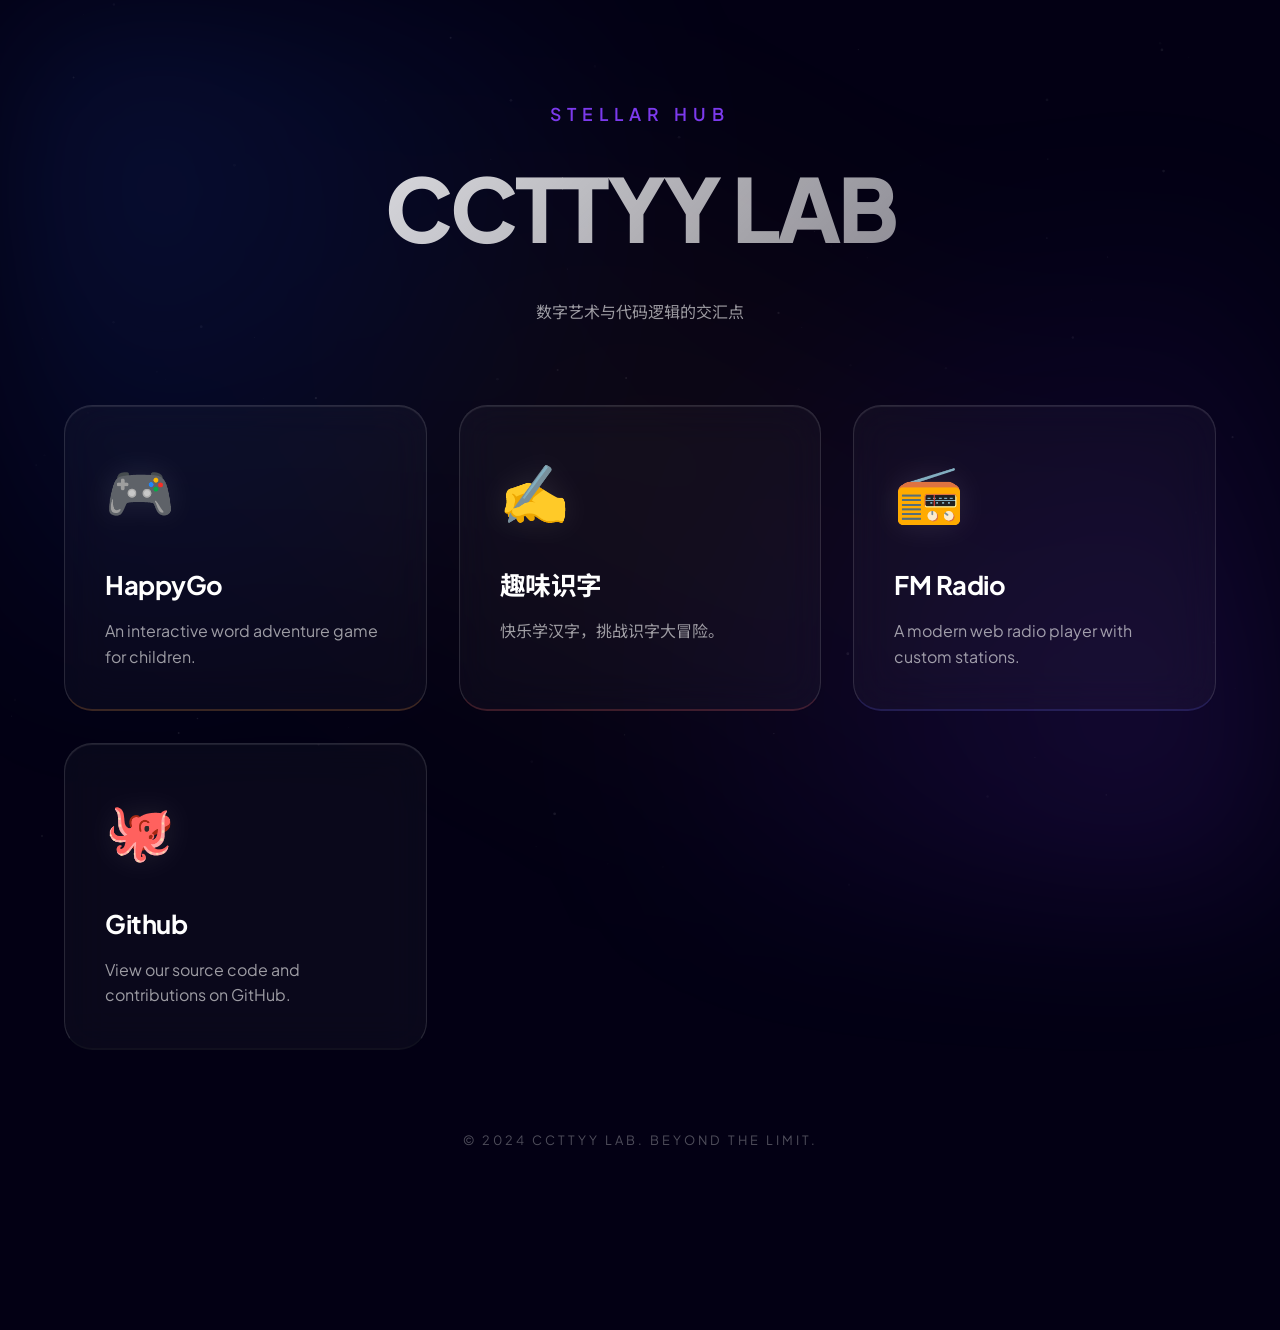
<file: index.html>
<!DOCTYPE html>
<html lang="zh-CN">

<head>
  <meta charset="UTF-8">
  <meta name="viewport" content="width=device-width, initial-scale=1.0">
  <title>CcttyyLab - 梦幻代码星系</title>
  <link rel="preconnect" href="https://fonts.googleapis.com">
  <link rel="preconnect" href="https://fonts.gstatic.com" crossorigin>
  <link
    href="https://fonts.googleapis.com/css2?family=Plus+Jakarta+Sans:wght@300;400;600;800&family=Noto+Sans+SC:wght@300;400;700&display=swap"
    rel="stylesheet">
  <style>
    :root {
      /* 融合蓝、紫、橙的流光色彩 */
      --c-blue: #2563eb;
      --c-purple: #7c3aed;
      --c-orange: #f59e0b;
      --text-main: #ffffff;
      --text-dim: rgba(255, 255, 255, 0.6);
      --glass-bg: rgba(255, 255, 255, 0.03);
      --glass-border: rgba(255, 255, 255, 0.12);
    }

    * {
      box-sizing: border-box;
      margin: 0;
      padding: 0;
    }

    body {
      background-color: #030014;
      color: var(--text-main);
      font-family: 'Plus Jakarta Sans', 'Noto Sans SC', sans-serif;
      overflow-x: hidden;
      line-height: 1.6;
      min-height: 100vh;
    }

    /* 梦幻流光背景 */
    .gradient-bg {
      position: fixed;
      top: 0;
      left: 0;
      width: 100%;
      height: 100%;
      z-index: -1;
      background: radial-gradient(circle at 10% 20%, rgba(37, 99, 235, 0.15) 0%, transparent 40%),
        radial-gradient(circle at 90% 80%, rgba(124, 58, 237, 0.15) 0%, transparent 40%),
        radial-gradient(circle at 50% 50%, rgba(245, 158, 11, 0.05) 0%, transparent 50%);
      filter: blur(80px);
      animation: drift 20s infinite alternate ease-in-out;
    }

    @keyframes drift {
      from {
        transform: scale(1) translate(0, 0);
      }

      to {
        transform: scale(1.1) translate(-2%, -2%);
      }
    }

    /* 动态网格点 */
    #bg-canvas {
      position: fixed;
      top: 0;
      left: 0;
      width: 100%;
      height: 100%;
      z-index: -1;
      opacity: 0.3;
    }

    .container {
      max-width: 1200px;
      margin: 0 auto;
      padding: 100px 24px;
    }

    header {
      text-align: center;
      margin-bottom: 80px;
      animation: fadeIn 1.2s ease-out;
    }

    h1 {
      font-size: clamp(3rem, 10vw, 5.5rem);
      font-weight: 800;
      letter-spacing: -3px;
      margin-bottom: 20px;
      background: linear-gradient(135deg, #fff 0%, rgba(255, 255, 255, 0.4) 100%);
      -webkit-background-clip: text;
      background-clip: text;
      -webkit-text-fill-color: transparent;
    }

    .subtitle {
      font-size: 1.1rem;
      color: var(--c-purple);
      font-weight: 600;
      letter-spacing: 6px;
      text-transform: uppercase;
      margin-bottom: 10px;
    }

    /* 玻璃拟态网格 */
    .project-grid {
      display: grid;
      grid-template-columns: repeat(auto-fit, minmax(280px, 1fr));
      gap: 32px;
      perspective: 1000px;
    }

    .project-card {
      position: relative;
      background: var(--glass-bg);
      border: 1px solid var(--glass-border);
      border-radius: 28px;
      padding: 40px;
      text-decoration: none;
      color: inherit;
      backdrop-filter: blur(20px);
      -webkit-backdrop-filter: blur(20px);
      transition: all 0.6s cubic-bezier(0.16, 1, 0.3, 1);
      display: flex;
      flex-direction: column;
      min-height: 280px;
      /* 细腻的反光边缘 */
      box-shadow: inset 0 1px 1px rgba(255, 255, 255, 0.1);
    }

    /* 浮空上浮反馈 */
    .project-card:hover {
      transform: translateY(-20px) scale(1.03);
      background: rgba(255, 255, 255, 0.05);
      border-color: rgba(255, 255, 255, 0.25);
      /* 深远投影 */
      box-shadow: 0 40px 80px rgba(0, 0, 0, 0.5),
        inset 0 1px 1px rgba(255, 255, 255, 0.2);
    }

    .card-icon {
      font-size: 3.5rem;
      margin-bottom: 30px;
      filter: drop-shadow(0 0 15px rgba(255, 255, 255, 0.1));
      transition: transform 0.6s cubic-bezier(0.16, 1, 0.3, 1);
    }

    .project-card:hover .card-icon {
      transform: scale(1.1) translateY(-5px);
    }

    .card-title {
      font-size: 1.6rem;
      font-weight: 700;
      margin-bottom: 12px;
      letter-spacing: -0.5px;
    }

    .card-desc {
      font-size: 1rem;
      color: var(--text-dim);
      line-height: 1.6;
    }

    /* 每一个卡片的个性化发光 */
    .project-card::after {
      content: '';
      position: absolute;
      inset: 0;
      border-radius: 28px;
      opacity: 0;
      transition: opacity 0.6s;
      pointer-events: none;
      background: radial-gradient(circle at var(--px) var(--py), rgba(255, 255, 255, 0.15) 0%, transparent 50%);
    }

    .project-card:hover::after {
      opacity: 1;
    }

    @keyframes fadeIn {
      from {
        opacity: 0;
        transform: translateY(30px);
      }

      to {
        opacity: 1;
        transform: translateY(0);
      }
    }

    @media (max-width: 640px) {
      .container {
        padding: 60px 20px;
      }

      h1 {
        font-size: 3.5rem;
      }

      .project-card {
        padding: 32px;
        min-height: 240px;
      }
    }

    footer {
      text-align: center;
      padding: 80px 0;
      color: var(--text-dim);
      font-size: 0.8rem;
      letter-spacing: 3px;
      opacity: 0.5;
    }
  </style>
</head>

<body>

  <div class="gradient-bg"></div>
  <canvas id="bg-canvas"></canvas>

  <div class="container">
    <header>
      <div class="subtitle">STELLAR HUB</div>
      <h1>CCTTYY LAB</h1>
      <p id="hero-subtitle" style="color: var(--text-dim); max-width: 600px; margin: 0 auto;">数字艺术与代码逻辑的交汇点</p>
    </header>

    <div id="project-grid" class="project-grid">
      <!-- JS 注入 -->
    </div>

    <footer>&copy; 2024 CCTTYY LAB. BEYOND THE LIMIT.</footer>
  </div>

  <script>
    const grid = document.getElementById('project-grid');

    async function init() {
      try {
        const res = await fetch('https://ccttyylab.github.io/projects.json');
        const data = await res.json();

        data.projects.forEach((proj, i) => {
          const card = document.createElement('a');
          card.href = proj.url;
          card.className = 'project-card';

          // 每一个卡片的个性化边框色（光晕暗示）
          const accentColor = proj.planetColor || '#7c3aed';
          card.style.borderBottom = `2px solid ${accentColor}33`; // 20% opacity

          card.innerHTML = `
                        <div class="card-icon">${proj.icon}</div>
                        <div class="card-body">
                            <div class="card-title">${proj.name}</div>
                            <div class="card-desc">${proj.desc}</div>
                        </div>
                    `;

          // 鼠标跟随发光逻辑
          card.addEventListener('mousemove', (e) => {
            const rect = card.getBoundingClientRect();
            card.style.setProperty('--px', `${e.clientX - rect.left}px`);
            card.style.setProperty('--py', `${e.clientY - rect.top}px`);
          });

          grid.appendChild(card);
        });
      } catch (e) { console.error(e); }
    }

    // 星空粒子背景
    const canvas = document.getElementById('bg-canvas');
    const ctx = canvas.getContext('2d');
    let w, h, particles = [];

    function resize() {
      w = canvas.width = window.innerWidth;
      h = canvas.height = window.innerHeight;
    }

    class Particle {
      constructor() {
        this.x = Math.random() * w;
        this.y = Math.random() * h;
        this.s = Math.random() * 1.5;
        this.o = Math.random();
      }
      draw() {
        ctx.fillStyle = `rgba(255,255,255,${this.o * 0.3})`;
        ctx.beginPath();
        ctx.arc(this.x, this.y, this.s, 0, Math.PI * 2);
        ctx.fill();
      }
    }

    function animate() {
      ctx.clearRect(0, 0, w, h);
      particles.forEach(p => p.draw());
      requestAnimationFrame(animate);
    }

    window.addEventListener('resize', resize);
    resize();
    for (let i = 0; i < 150; i++) particles.push(new Particle());
    init();
    animate();
  </script>
</body>

</html>
</file>
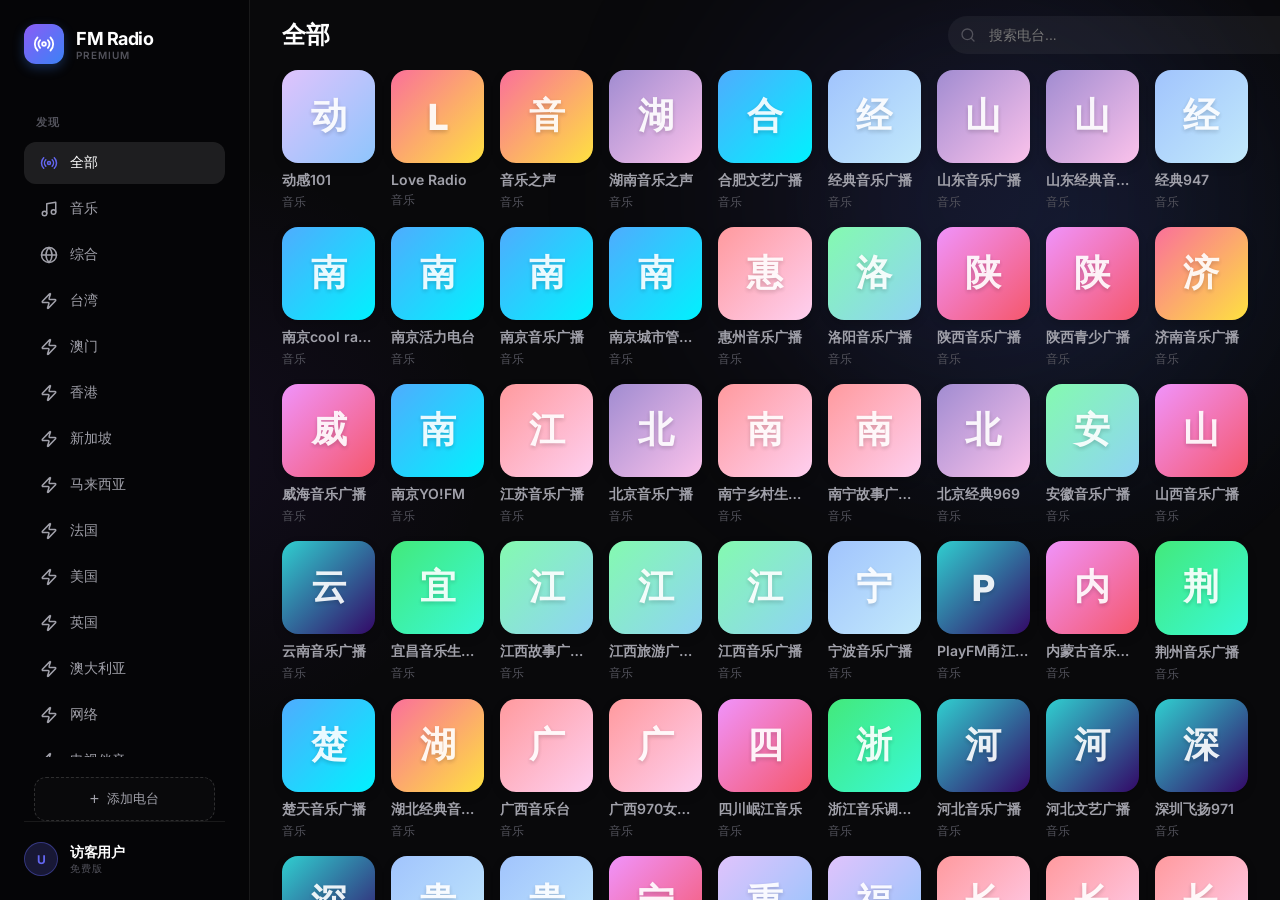
<file: fm/index.html>
<!doctype html>
<html lang="en">
  <head>
    <meta charset="UTF-8" />
    <link rel="icon" type="image/png" href="/fm/icon.png" />
    <meta name="viewport" content="width=device-width, initial-scale=1.0" />
    <title>fm-radio</title>
    <script type="module" crossorigin src="/fm/assets/index-CobimCYQ.js"></script>
    <link rel="stylesheet" crossorigin href="/fm/assets/index-BZJ7WxEp.css">
  </head>

  <body>
    <div id="root"></div>
  </body>
</html>
</file>
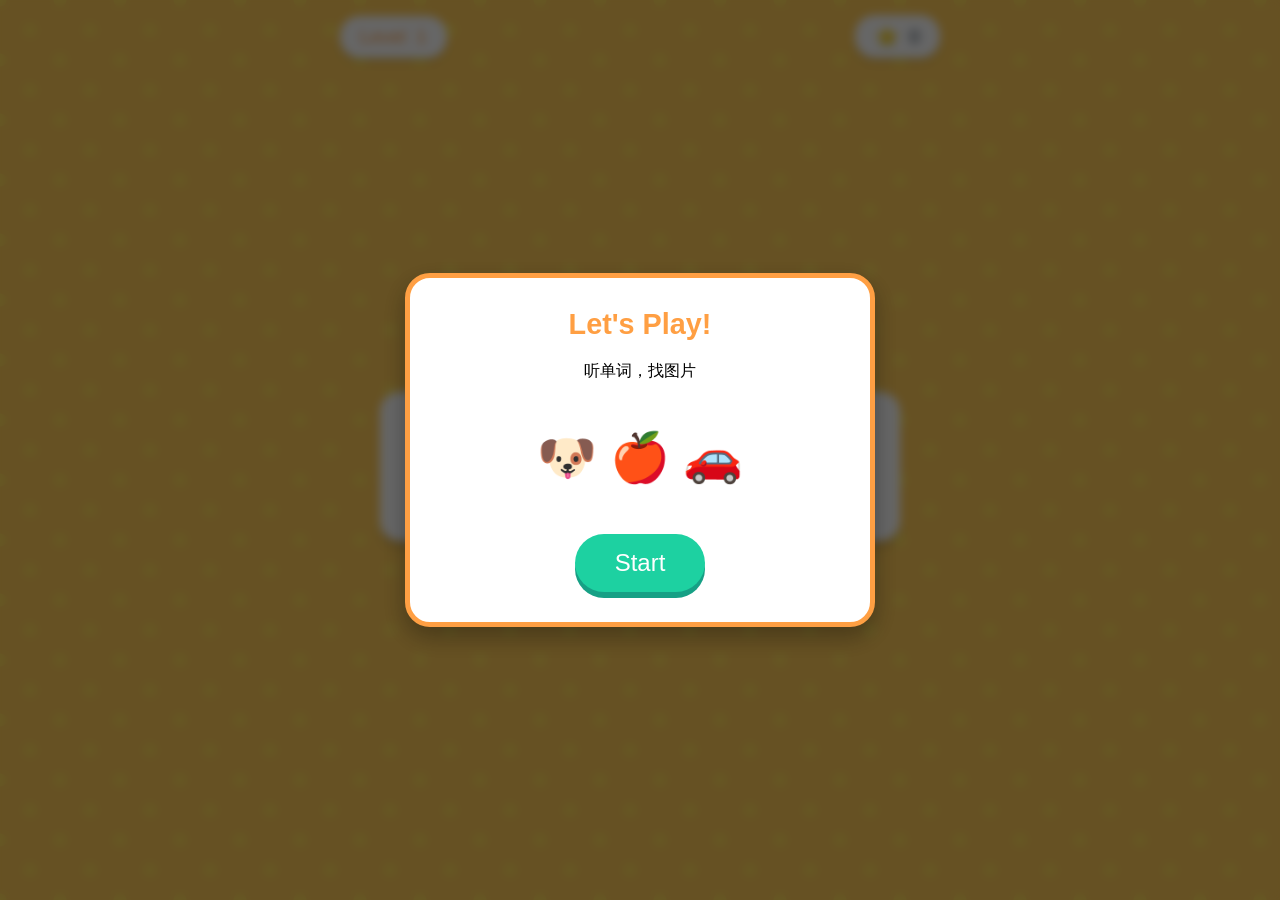
<file: happygo/word-adventure.html>
<!doctype html><html lang="zh-CN"><head><meta charset="UTF-8"><meta name="viewport" content="width=device-width,initial-scale=1,maximum-scale=1,user-scalable=no"><title>快乐单词大冒险 - 少儿英语启蒙</title><style>:root{--primary-color:#FF9F43;--secondary-color:#54a0ff;--success-color:#1dd1a1;--error-color:#ff6b6b;--text-color:#2c3e50;--card-bg:#ffffff;--gemini-purple:#8e44ad}body{font-family:'Comic Sans MS','Microsoft YaHei',cursive,sans-serif;margin:0;padding:0;background-color:#feca57;background-image:radial-gradient(#ffdd59 15%,transparent 16%),radial-gradient(#ffdd59 15%,transparent 16%);background-size:60px 60px;background-position:0 0,30px 30px;height:100vh;display:flex;flex-direction:column;align-items:center;overflow:hidden;user-select:none}#header{width:90%;max-width:600px;display:flex;justify-content:space-between;align-items:center;padding:15px 0;z-index:10}.score-box{background:#fff;padding:10px 20px;border-radius:20px;box-shadow:0 4px 0 rgba(0,0,0,.1);font-size:1.2rem;color:var(--text-color);display:flex;align-items:center;gap:10px}.star-icon{color:#f1c40f;filter:drop-shadow(0 2px 0 rgba(0, 0, 0, .1))}#game-area{flex:1;display:flex;flex-direction:column;align-items:center;justify-content:center;width:100%;max-width:600px;position:relative}#question-box{text-align:center;margin-bottom:20px;background:#fff;padding:20px;border-radius:20px;box-shadow:0 8px 0 rgba(0,0,0,.1);width:80%;position:relative;cursor:pointer;transition:transform .1s}#question-box:active{transform:scale(.98) translateY(4px);box-shadow:0 4px 0 rgba(0,0,0,.1)}.speaker-icon{font-size:2rem;margin-bottom:10px;display:block;transition:transform .3s}#question-box.loading .speaker-icon{animation:pulse-purple 1s infinite}@keyframes pulse-purple{0%{transform:scale(1);color:var(--text-color)}50%{transform:scale(1.2);color:var(--gemini-purple)}100%{transform:scale(1);color:var(--text-color)}}#target-word{font-size:2rem;font-weight:700;color:var(--secondary-color);letter-spacing:2px}.hint-text{font-size:.9rem;color:#95a5a6;margin-top:5px}#cards-grid{display:grid;grid-template-columns:repeat(2,1fr);gap:20px;width:90%;padding:10px}.card{background:var(--card-bg);aspect-ratio:1;border-radius:20px;display:flex;justify-content:center;align-items:center;font-size:4rem;cursor:pointer;box-shadow:0 8px 0 #dfe6e9;transition:all .2s;position:relative;border:4px solid #fff}.card:hover{transform:translateY(-4px)}.card:active{transform:translateY(4px);box-shadow:0 0 0 #dfe6e9}.card.correct{background-color:var(--success-color);border-color:#b8e994;box-shadow:0 8px 0 #0fa37f;animation:bounce .5s}.card.wrong{background-color:var(--error-color);border-color:#fcc;box-shadow:0 8px 0 #d63031;animation:shake .5s}@keyframes bounce{0%,100%,20%,50%,80%{transform:translateY(0)}40%{transform:translateY(-20px)}60%{transform:translateY(-10px)}}@keyframes shake{0%,100%{transform:translateX(0)}25%{transform:translateX(-10px)}75%{transform:translateX(10px)}}#start-overlay{position:absolute;top:0;left:0;width:100%;height:100%;background:rgba(0,0,0,.6);backdrop-filter:blur(5px);display:flex;justify-content:center;align-items:center;z-index:100}.modal{background:#fff;padding:30px;border-radius:25px;text-align:center;width:80%;max-width:400px;box-shadow:0 10px 25px rgba(0,0,0,.3);border:5px solid var(--primary-color)}.modal h2{color:var(--primary-color);font-size:1.8rem;margin:0 0 20px 0}.btn{background:var(--success-color);color:#fff;border:none;padding:15px 40px;font-size:1.5rem;border-radius:50px;cursor:pointer;box-shadow:0 6px 0 #16a085;transition:all .2s;font-family:inherit}.btn:hover{transform:scale(1.05)}.btn:active{transform:scale(.95) translateY(4px);box-shadow:0 2px 0 #16a085}#magic-btn{background:var(--gemini-purple);color:#fff;border:none;padding:10px 20px;font-size:1rem;border-radius:50px;cursor:pointer;box-shadow:0 4px 0 #6c3483;font-family:inherit;margin-top:15px;display:none;animation:popIn .3s cubic-bezier(.175,.885,.32,1.275)}#magic-btn:active{transform:translateY(2px);box-shadow:0 2px 0 #6c3483}@keyframes popIn{0%{transform:scale(0);opacity:0}100%{transform:scale(1);opacity:1}}.confetti{position:absolute;width:10px;height:10px;background-color:red;animation:confetti-fall 3s linear forwards;z-index:50}@keyframes confetti-fall{0%{transform:translateY(-10vh) rotate(0);opacity:1}100%{transform:translateY(100vh) rotate(720deg);opacity:0}}@media (min-width:768px){#cards-grid{grid-template-columns:repeat(3,1fr)}.card{font-size:5rem}}</style></head><body><div id="header"><div class="score-box" style="color:#ff9f43"><span>Level</span> <span id="level-display">1</span></div><div class="score-box"><span class="star-icon">⭐</span> <span id="score-display">0</span></div></div><div id="game-area"><div id="question-box" onclick="speakCurrentWord()"><div class="speaker-icon">🔊</div><div id="target-word">Ready?</div><div class="hint-text">点击播放单词</div></div><div id="cards-grid"></div></div><div id="start-overlay"><div class="modal"><h2>Let's Play!</h2><p>听单词，找图片</p><p style="font-size:3rem">🐶 🍎 🚗</p><button class="btn" onclick="initGame()">Start</button></div></div><script>const vocabulary=[{word:"Dog",emoji:"🐶",category:"Animals"},{word:"Cat",emoji:"🐱",category:"Animals"},{word:"Lion",emoji:"🦁",category:"Animals"},{word:"Tiger",emoji:"🐯",category:"Animals"},{word:"Elephant",emoji:"🐘",category:"Animals"},{word:"Monkey",emoji:"🐵",category:"Animals"},{word:"Rabbit",emoji:"🐰",category:"Animals"},{word:"Panda",emoji:"🐼",category:"Animals"},{word:"Pig",emoji:"🐷",category:"Animals"},{word:"Cow",emoji:"🐮",category:"Animals"},{word:"Sheep",emoji:"🐑",category:"Animals"},{word:"Horse",emoji:"🐴",category:"Animals"},{word:"Chicken",emoji:"🐔",category:"Animals"},{word:"Duck",emoji:"🦆",category:"Animals"},{word:"Bird",emoji:"🐦",category:"Animals"},{word:"Fish",emoji:"🐟",category:"Animals"},{word:"Bee",emoji:"🐝",category:"Animals"},{word:"Ant",emoji:"🐜",category:"Animals"},{word:"Snake",emoji:"🐍",category:"Animals"},{word:"Frog",emoji:"🐸",category:"Animals"},{word:"Bear",emoji:"🐻",category:"Animals"},{word:"Koala",emoji:"🐨",category:"Animals"},{word:"Wolf",emoji:"🐺",category:"Animals"},{word:"Fox",emoji:"🦊",category:"Animals"},{word:"Deer",emoji:"🦌",category:"Animals"},{word:"Camel",emoji:"🐪",category:"Animals"},{word:"Giraffe",emoji:"🦒",category:"Animals"},{word:"Zebra",emoji:"🦓",category:"Animals"},{word:"Dolphin",emoji:"🐬",category:"Animals"},{word:"Whale",emoji:"🐳",category:"Animals"},{word:"Shark",emoji:"🦈",category:"Animals"},{word:"Octopus",emoji:"🐙",category:"Animals"},{word:"Butterfly",emoji:"🦋",category:"Animals"},{word:"Ladybug",emoji:"🐞",category:"Animals"},{word:"Spider",emoji:"🕷️",category:"Animals"},{word:"Turtle",emoji:"🐢",category:"Animals"},{word:"Owl",emoji:"🦉",category:"Animals"},{word:"Eagle",emoji:"🦅",category:"Animals"},{word:"Bat",emoji:"🦇",category:"Animals"},{word:"Kangaroo",emoji:"🦘",category:"Animals"},{word:"Apple",emoji:"🍎",category:"Fruits"},{word:"Banana",emoji:"🍌",category:"Fruits"},{word:"Grape",emoji:"🍇",category:"Fruits"},{word:"Orange",emoji:"🍊",category:"Fruits"},{word:"Watermelon",emoji:"🍉",category:"Fruits"},{word:"Strawberry",emoji:"🍓",category:"Fruits"},{word:"Cherry",emoji:"🍒",category:"Fruits"},{word:"Peach",emoji:"🍑",category:"Fruits"},{word:"Pear",emoji:"🍐",category:"Fruits"},{word:"Pineapple",emoji:"🍍",category:"Fruits"},{word:"Mango",emoji:"🥭",category:"Fruits"},{word:"Kiwi",emoji:"🥝",category:"Fruits"},{word:"Lemon",emoji:"🍋",category:"Fruits"},{word:"Coconut",emoji:"🥥",category:"Fruits"},{word:"Blueberry",emoji:"🫐",category:"Fruits"},{word:"Melon",emoji:"🍈",category:"Fruits"},{word:"Green Apple",emoji:"🍏",category:"Fruits"},{word:"Avocado",emoji:"🥑",category:"Fruits"},{word:"Eggplant",emoji:"🍆",category:"Fruits"},{word:"Tomato",emoji:"🍅",category:"Fruits"},{word:"Carrot",emoji:"🥕",category:"Vegetables"},{word:"Corn",emoji:"🌽",category:"Vegetables"},{word:"Potato",emoji:"🥔",category:"Vegetables"},{word:"Onion",emoji:"🧅",category:"Vegetables"},{word:"Broccoli",emoji:"🥦",category:"Vegetables"},{word:"Cucumber",emoji:"🥒",category:"Vegetables"},{word:"Garlic",emoji:"🧄",category:"Vegetables"},{word:"Mushroom",emoji:"🍄",category:"Vegetables"},{word:"Peas",emoji:"🫛",category:"Vegetables"},{word:"Pepper",emoji:"🫑",category:"Vegetables"},{word:"Sweet Potato",emoji:"🍠",category:"Vegetables"},{word:"Leafy Green",emoji:"🥬",category:"Vegetables"},{word:"Peanuts",emoji:"🥜",category:"Vegetables"},{word:"Chestnut",emoji:"🌰",category:"Vegetables"},{word:"Bread",emoji:"🍞",category:"Vegetables"},{word:"Car",emoji:"🚗",category:"Vehicles"},{word:"Bus",emoji:"🚌",category:"Vehicles"},{word:"Train",emoji:"🚂",category:"Vehicles"},{word:"Plane",emoji:"✈️",category:"Vehicles"},{word:"Ship",emoji:"🚢",category:"Vehicles"},{word:"Bicycle",emoji:"🚲",category:"Vehicles"},{word:"Motorcycle",emoji:"🏍️",category:"Vehicles"},{word:"Rocket",emoji:"🚀",category:"Vehicles"},{word:"Helicopter",emoji:"🚁",category:"Vehicles"},{word:"Police Car",emoji:"🚓",category:"Vehicles"},{word:"Fire Truck",emoji:"🚒",category:"Vehicles"},{word:"Ambulance",emoji:"🚑",category:"Vehicles"},{word:"Truck",emoji:"🚚",category:"Vehicles"},{word:"Tractor",emoji:"🚜",category:"Vehicles"},{word:"Taxi",emoji:"🚕",category:"Vehicles"},{word:"Scooter",emoji:"🛴",category:"Vehicles"},{word:"Canoe",emoji:"🛶",category:"Vehicles"},{word:"Sailboat",emoji:"⛵",category:"Vehicles"},{word:"Skateboard",emoji:"🛹",category:"Vehicles"},{word:"Subway",emoji:"🚇",category:"Vehicles"},{word:"Sun",emoji:"☀️",category:"Nature"},{word:"Moon",emoji:"🌙",category:"Nature"},{word:"Star",emoji:"⭐",category:"Nature"},{word:"Cloud",emoji:"☁️",category:"Nature"},{word:"Rain",emoji:"🌧️",category:"Nature"},{word:"Snow",emoji:"❄️",category:"Nature"},{word:"Wind",emoji:"💨",category:"Nature"},{word:"Rainbow",emoji:"🌈",category:"Nature"},{word:"Mountain",emoji:"⛰️",category:"Nature"},{word:"Tree",emoji:"🌳",category:"Nature"},{word:"Flower",emoji:"🌻",category:"Nature"},{word:"Leaf",emoji:"🍃",category:"Nature"},{word:"River",emoji:"🌊",category:"Nature"},{word:"Fire",emoji:"🔥",category:"Nature"},{word:"Rock",emoji:"🪨",category:"Nature"},{word:"Ocean",emoji:"🌊",category:"Nature"},{word:"Desert",emoji:"🌵",category:"Nature"},{word:"Island",emoji:"🏝️",category:"Nature"},{word:"Volcano",emoji:"🌋",category:"Nature"},{word:"Earth",emoji:"🌍",category:"Nature"},{word:"Sky",emoji:"🌌",category:"Nature"},{word:"Thunder",emoji:"⚡",category:"Nature"},{word:"Sunrise",emoji:"🌅",category:"Nature"},{word:"Sunset",emoji:"🌇",category:"Nature"},{word:"Full Moon",emoji:"🌕",category:"Nature"},{word:"Red",emoji:"🟥",category:"Colors"},{word:"Blue",emoji:"🟦",category:"Colors"},{word:"Yellow",emoji:"🟨",category:"Colors"},{word:"Green",emoji:"🟩",category:"Colors"},{word:"Orange",emoji:"🟧",category:"Colors"},{word:"Purple",emoji:"🟪",category:"Colors"},{word:"Pink",emoji:"🌸",category:"Colors"},{word:"Black",emoji:"⬛",category:"Colors"},{word:"White",emoji:"⬜",category:"Colors"},{word:"Brown",emoji:"🟫",category:"Colors"},{word:"Circle",emoji:"⭕",category:"Shapes"},{word:"Square",emoji:"⏹️",category:"Shapes"},{word:"Triangle",emoji:"🔼",category:"Shapes"},{word:"Star",emoji:"⭐",category:"Shapes"},{word:"Heart",emoji:"❤️",category:"Shapes"},{word:"Diamond",emoji:"💠",category:"Shapes"},{word:"Eye",emoji:"👁️",category:"Body"},{word:"Ear",emoji:"👂",category:"Body"},{word:"Nose",emoji:"👃",category:"Body"},{word:"Mouth",emoji:"👄",category:"Body"},{word:"Tooth",emoji:"🦷",category:"Body"},{word:"Hand",emoji:"✋",category:"Body"},{word:"Foot",emoji:"🦶",category:"Body"},{word:"Leg",emoji:"🦵",category:"Body"},{word:"Arm",emoji:"💪",category:"Body"},{word:"Head",emoji:"👤",category:"Body"},{word:"Tongue",emoji:"👅",category:"Body"},{word:"Brain",emoji:"🧠",category:"Body"},{word:"Bone",emoji:"🦴",category:"Body"},{word:"Finger",emoji:"☝️",category:"Body"},{word:"Body",emoji:"🧍",category:"Body"},{word:"Shirt",emoji:"👕",category:"Clothes"},{word:"Pants",emoji:"👖",category:"Clothes"},{word:"Dress",emoji:"👗",category:"Clothes"},{word:"Hat",emoji:"👒",category:"Clothes"},{word:"Shoes",emoji:"👟",category:"Clothes"},{word:"Socks",emoji:"🧦",category:"Clothes"},{word:"Coat",emoji:"🧥",category:"Clothes"},{word:"Gloves",emoji:"🧤",category:"Clothes"},{word:"Scarf",emoji:"🧣",category:"Clothes"},{word:"Sunglasses",emoji:"🕶️",category:"Clothes"},{word:"Jeans",emoji:"👖",category:"Clothes"},{word:"Tie",emoji:"👔",category:"Clothes"},{word:"Skirt",emoji:"👗",category:"Clothes"},{word:"Bikini",emoji:"👙",category:"Clothes"},{word:"Crown",emoji:"👑",category:"Clothes"},{word:"Door",emoji:"🚪",category:"House"},{word:"Window",emoji:"🪟",category:"House"},{word:"Bed",emoji:"🛏️",category:"House"},{word:"Chair",emoji:"🪑",category:"House"},{word:"Table",emoji:"🪑",category:"House"},{word:"Lamp",emoji:"💡",category:"House"},{word:"Clock",emoji:"⏰",category:"House"},{word:"Key",emoji:"🔑",category:"House"},{word:"TV",emoji:"📺",category:"House"},{word:"Camera",emoji:"📷",category:"House"},{word:"Sofa",emoji:"🛋️",category:"House"},{word:"Shower",emoji:"🚿",category:"House"},{word:"Toilet",emoji:"🚽",category:"House"},{word:"Mirror",emoji:"🪞",category:"House"},{word:"Broom",emoji:"🧹",category:"House"},{word:"Hammer",emoji:"🔨",category:"House"},{word:"Axe",emoji:"🪓",category:"House"},{word:"Umbrella",emoji:"☂️",category:"House"},{word:"Bell",emoji:"🔔",category:"House"},{word:"Gift",emoji:"🎁",category:"House"},{word:"Run",emoji:"🏃",category:"Actions"},{word:"Jump",emoji:"🦘",category:"Actions"},{word:"Swim",emoji:"🏊",category:"Actions"},{word:"Sleep",emoji:"😴",category:"Actions"},{word:"Eat",emoji:"😋",category:"Actions"},{word:"Drink",emoji:"🥤",category:"Actions"},{word:"Read",emoji:"📖",category:"Actions"},{word:"Write",emoji:"✍️",category:"Actions"},{word:"Sing",emoji:"🎤",category:"Actions"},{word:"Dance",emoji:"💃",category:"Actions"},{word:"Walk",emoji:"🚶",category:"Actions"},{word:"Think",emoji:"🤔",category:"Actions"},{word:"Laugh",emoji:"😂",category:"Actions"},{word:"Cry",emoji:"😢",category:"Actions"},{word:"Shout",emoji:"📢",category:"Actions"},{word:"Grandpa",emoji:"👴",category:"Family"},{word:"Grandma",emoji:"👵",category:"Family"},{word:"Dad",emoji:"👨",category:"Family"},{word:"Mom",emoji:"👩",category:"Family"},{word:"Boy",emoji:"👦",category:"Family"},{word:"Girl",emoji:"👧",category:"Family"},{word:"Baby",emoji:"👶",category:"Family"},{word:"Man",emoji:"👨",category:"Family"},{word:"Woman",emoji:"👩",category:"Family"},{word:"Elder",emoji:"🧓",category:"Family"},{word:"Book",emoji:"📚",category:"School"},{word:"Pen",emoji:"🖊️",category:"School"},{word:"Pencil",emoji:"✏️",category:"School"},{word:"Schoolbag",emoji:"🎒",category:"School"},{word:"Ruler",emoji:"📏",category:"School"},{word:"Teacher",emoji:"👩‍🏫",category:"School"},{word:"Student",emoji:"🧑‍🎓",category:"School"},{word:"Computer",emoji:"💻",category:"School"},{word:"Paper",emoji:"📄",category:"School"},{word:"Scissors",emoji:"✂️",category:"School"},{word:"Globe",emoji:"🌍",category:"School"},{word:"Crayon",emoji:"🖍️",category:"School"},{word:"Desk",emoji:"🪑",category:"School"},{word:"Blackboard",emoji:"🏫",category:"School"},{word:"Exam",emoji:"📝",category:"School"},{word:"Sunny",emoji:"☀️",category:"Weather"},{word:"Cloudy",emoji:"⛅",category:"Weather"},{word:"Rainy",emoji:"🌧️",category:"Weather"},{word:"Snowy",emoji:"❄️",category:"Weather"},{word:"Stormy",emoji:"⛈️",category:"Weather"},{word:"Foggy",emoji:"🌫️",category:"Weather"},{word:"Hot",emoji:"🔥",category:"Weather"},{word:"Cold",emoji:"❄️",category:"Weather"},{word:"Windy",emoji:"🌬️",category:"Weather"},{word:"Tornado",emoji:"🌪️",category:"Weather"},{word:"Pizza",emoji:"🍕",category:"Food"},{word:"Burger",emoji:"🍔",category:"Food"},{word:"Sushi",emoji:"🍣",category:"Food"},{word:"Noodles",emoji:"🍜",category:"Food"},{word:"Cake",emoji:"🍰",category:"Food"},{word:"Cookie",emoji:"🍪",category:"Food"},{word:"Ice Cream",emoji:"🍦",category:"Food"},{word:"Chocolate",emoji:"🍫",category:"Food"},{word:"Candy",emoji:"🍬",category:"Food"},{word:"Milk",emoji:"🥛",category:"Food"},{word:"Egg",emoji:"🥚",category:"Food"},{word:"Cheese",emoji:"🧀",category:"Food"},{word:"Honey",emoji:"🍯",category:"Food"},{word:"Coffee",emoji:"☕",category:"Food"},{word:"Tea",emoji:"🍵",category:"Food"},{word:"Fries",emoji:"🍟",category:"Food"},{word:"Donut",emoji:"🍩",category:"Food"},{word:"Popcorn",emoji:"🍿",category:"Food"},{word:"Sandwich",emoji:"🥪",category:"Food"},{word:"Taco",emoji:"🌮",category:"Food"},{word:"Soccer",emoji:"⚽",category:"Sports"},{word:"Basketball",emoji:"🏀",category:"Sports"},{word:"Tennis",emoji:"🎾",category:"Sports"},{word:"Baseball",emoji:"⚾",category:"Sports"},{word:"Football",emoji:"🏈",category:"Sports"},{word:"Swimming",emoji:"🏊",category:"Sports"},{word:"Running",emoji:"🏃",category:"Sports"},{word:"Cycling",emoji:"🚴",category:"Sports"},{word:"Skating",emoji:"⛸️",category:"Sports"},{word:"Bowling",emoji:"🎳",category:"Sports"},{word:"Golf",emoji:"⛳",category:"Sports"},{word:"Boxing",emoji:"🥊",category:"Sports"},{word:"Fencing",emoji:"🤺",category:"Sports"},{word:"Surfing",emoji:"🏄",category:"Sports"},{word:"Fishing",emoji:"🎣",category:"Sports"},{word:"Balloon",emoji:"🎈",category:"Objects"},{word:"Teddy Bear",emoji:"🧸",category:"Objects"},{word:"Compass",emoji:"🧭",category:"Objects"},{word:"Map",emoji:"🗺️",category:"Objects"},{word:"Flag",emoji:"🚩",category:"Objects"},{word:"Magnifying Glass",emoji:"🔍",category:"Objects"},{word:"Microscope",emoji:"🔬",category:"Objects"},{word:"Telescope",emoji:"🔭",category:"Objects"},{word:"Radio",emoji:"📻",category:"Objects"},{word:"Phone",emoji:"📱",category:"Objects"},{word:"Watch",emoji:"⌚",category:"Objects"},{word:"Battery",emoji:"🔋",category:"Objects"},{word:"Light Bulb",emoji:"💡",category:"Objects"},{word:"Magnet",emoji:"🧲",category:"Objects"},{word:"Screw",emoji:"🔩",category:"Objects"}];let currentLevel=1,score=0,currentTarget=null,isGameActive=!1,isProcessing=!1,waitingForNextRound=!1;const scoreDisplay=document.getElementById("score-display"),levelDisplay=document.getElementById("level-display"),targetWordDisplay=document.getElementById("target-word"),cardsGrid=document.getElementById("cards-grid"),overlay=document.getElementById("start-overlay"),questionBox=document.getElementById("question-box"),magicBtn=document.getElementById("magic-btn"),synth=window.speechSynthesis;function initGame(){overlay.style.display="none",score=0,currentLevel=1,updateUI(),isGameActive=!0,nextRound()}function nextRound(){if(!isGameActive)return;isProcessing=!1,waitingForNextRound=!1;const o=Math.min(2+2*Math.floor(currentLevel/2),6);currentTarget=vocabulary[Math.floor(Math.random()*vocabulary.length)];let e=[currentTarget],r=vocabulary.filter(o=>o.word!==currentTarget.word);for(;e.length<o&&0!==r.length;){const o=Math.floor(Math.random()*r.length);e.push(r[o]),r.splice(o,1)}e.sort(()=>Math.random()-.5),renderCards(e),targetWordDisplay.textContent=currentTarget.word,targetWordDisplay.style.color="var(--secondary-color)",targetWordDisplay.style.fontSize="2rem",setTimeout(()=>{speakCurrentWord()},600)}function renderCards(o){cardsGrid.innerHTML="",o.length<=4?cardsGrid.style.gridTemplateColumns="repeat(2, 1fr)":cardsGrid.style.gridTemplateColumns="repeat(3, 1fr)",o.forEach(o=>{const e=document.createElement("div");e.className="card",e.textContent=o.emoji,e.onclick=()=>handleCardClick(e,o),cardsGrid.appendChild(e)})}function handleCardClick(o,e){isProcessing||waitingForNextRound||(e.word===currentTarget.word?(isProcessing=!0,handleCorrect(o)):handleWrong(o,e))}function handleCorrect(o){o.classList.add("correct"),playTone("correct"),createConfetti(o),score+=10,score%50==0&&currentLevel++,updateUI(),targetWordDisplay.textContent="Great Job!",targetWordDisplay.style.color="var(--success-color)",setTimeout(()=>{waitingForNextRound&&nextRound()},2e3)}function handleWrong(o,e){o.classList.add("wrong"),playTone("wrong"),navigator.vibrate&&navigator.vibrate(200);const r=new SpeechSynthesisUtterance("Oh no, try again!");r.lang="en-US",synth.speak(r),setTimeout(()=>{o.classList.remove("wrong")},500)}function updateUI(){scoreDisplay.textContent=score,levelDisplay.textContent=currentLevel}function speakCurrentWord(){if(!currentTarget)return;synth.cancel();const o=new SpeechSynthesisUtterance(currentTarget.word);o.lang="en-US",o.rate=.9,o.pitch=1.1;const e=synth.getVoices(),r=e.find(o=>o.lang.startsWith("en")&&o.name.includes("Google"))||e.find(o=>o.lang.startsWith("en"));r&&(o.voice=r),synth.speak(o)}const audioCtx=new(window.AudioContext||window.webkitAudioContext);function playTone(o){"suspended"===audioCtx.state&&audioCtx.resume();const e=audioCtx.createOscillator(),r=audioCtx.createGain();e.connect(r),r.connect(audioCtx.destination),"correct"===o?(e.type="sine",e.frequency.setValueAtTime(500,audioCtx.currentTime),e.frequency.exponentialRampToValueAtTime(1e3,audioCtx.currentTime+.1),r.gain.setValueAtTime(.3,audioCtx.currentTime),r.gain.exponentialRampToValueAtTime(.01,audioCtx.currentTime+.5),e.start(),e.stop(audioCtx.currentTime+.5)):(e.type="sawtooth",e.frequency.setValueAtTime(200,audioCtx.currentTime),e.frequency.linearRampToValueAtTime(150,audioCtx.currentTime+.3),r.gain.setValueAtTime(.3,audioCtx.currentTime),r.gain.exponentialRampToValueAtTime(.01,audioCtx.currentTime+.3),e.start(),e.stop(audioCtx.currentTime+.3))}function createConfetti(o){const e=o.getBoundingClientRect(),r=e.left+e.width/2,t=e.top+e.height/2;for(let o=0;o<20;o++){const o=document.createElement("div");o.className="confetti";const e=["#e74c3c","#3498db","#f1c40f","#2ecc71","#9b59b6"];o.style.backgroundColor=e[Math.floor(Math.random()*e.length)],o.style.left=r+"px",o.style.top=t+"px";const a=300*(Math.random()-.5);o.animate([{transform:"translate(0, 0) rotate(0deg)",opacity:1},{transform:`translate(${a}px, ${500*Math.random()}px) rotate(${720*Math.random()}deg)`,opacity:0}],{duration:1e3+1e3*Math.random(),easing:"cubic-bezier(0.25, 1, 0.5, 1)",fill:"forwards"}),document.body.appendChild(o),setTimeout(()=>o.remove(),2e3)}}window.onload=function(){}</script></body></html>
</file>
<file: fm/assets/index-BZJ7WxEp.css>
@import"https://fonts.googleapis.com/css2?family=Inter:wght@400;500;600;700&display=swap";:root{--bg-primary: #09090b;--bg-secondary: #18181b;--bg-glass: rgba(20, 20, 23, .7);--border-glass: rgba(255, 255, 255, .08);--primary-gradient: linear-gradient(135deg, #a855f7, #3b82f6);--card-hover: rgba(255, 255, 255, .08)}body{margin:0;padding:0;background-color:var(--bg-primary);background-image:radial-gradient(circle at 15% 50%,rgba(124,58,237,.08),transparent 25%),radial-gradient(circle at 85% 30%,rgba(59,130,246,.08),transparent 25%);color:#fff;font-family:Inter,system-ui,-apple-system,sans-serif;-webkit-font-smoothing:antialiased}.glass-panel{background:#18181b99;backdrop-filter:blur(20px);-webkit-backdrop-filter:blur(20px);border:1px solid var(--border-glass)}.glass-bar{background:#0a0a0cd9;backdrop-filter:blur(24px) saturate(180%);-webkit-backdrop-filter:blur(24px) saturate(180%);border-top:1px solid var(--border-glass);box-shadow:0 -10px 40px #00000080}::-webkit-scrollbar{width:6px}::-webkit-scrollbar-track{background:transparent}::-webkit-scrollbar-thumb{background:#fff3;border-radius:10px}::-webkit-scrollbar-thumb:hover{background:#ffffff4d}.no-scrollbar::-webkit-scrollbar{display:none}.no-scrollbar{-ms-overflow-style:none;scrollbar-width:none}:root{--bg-primary: #09090b;--bg-secondary: #0a0a0c;--bg-sidebar: #050507;--text-primary: #ffffff;--text-secondary: #a1a1aa;--text-muted: #52525b;--accent-color: #6366f1;--accent-glow: rgba(99, 102, 241, .4);--border-color: rgba(255, 255, 255, .08);--glass-bg: rgba(20, 20, 23, .8);--font-family: "Inter", -apple-system, BlinkMacSystemFont, sans-serif;--sidebar-width: 250px;--header-height: 70px;--player-width: 90%;--player-max-width: 900px}body{margin:0;padding:0;background-color:var(--bg-primary);color:var(--text-primary);font-family:var(--font-family);-webkit-font-smoothing:antialiased;overflow:hidden}.app-container{display:flex;width:100vw;height:100vh;overflow:hidden;position:relative}.bg-mesh{position:absolute;top:-100px;right:-100px;width:800px;height:600px;background:radial-gradient(circle,rgba(99,102,241,.15) 0%,transparent 70%);filter:blur(80px);z-index:-1;pointer-events:none}.sidebar{width:var(--sidebar-width);height:100%;background-color:var(--bg-sidebar);border-right:1px solid var(--border-color);display:flex;flex-direction:column;padding:24px;box-sizing:border-box;z-index:10}.brand{display:flex;align-items:center;gap:12px;margin-bottom:40px}.brand-logo{width:40px;height:40px;border-radius:12px;background:linear-gradient(135deg,#8b5cf6,#3b82f6);display:flex;align-items:center;justify-content:center;color:#fff;box-shadow:0 4px 12px #3b82f64d}.brand-text h1{margin:0;font-size:18px;font-weight:700;letter-spacing:-.5px}.brand-text p{margin:0;font-size:10px;color:var(--text-muted);font-weight:600;letter-spacing:1px}.nav-section-title{font-size:11px;color:var(--text-muted);text-transform:uppercase;letter-spacing:1px;font-weight:700;margin-bottom:12px;padding-left:12px}.nav-list{display:flex;flex-direction:column;gap:4px;flex:1;overflow-y:auto}.nav-item{display:flex;align-items:center;gap:12px;padding:12px 16px;border-radius:12px;border:none;background:transparent;color:var(--text-secondary);font-size:14px;font-weight:500;cursor:pointer;transition:all .2s ease;text-align:left}.nav-item:hover{background-color:#ffffff0d;color:var(--text-primary)}.nav-item.active{background-color:#ffffff1a;color:var(--text-primary)}.nav-item.active svg{color:var(--accent-color)}.user-profile{margin-top:auto;padding-top:20px;border-top:1px solid var(--border-color);display:flex;align-items:center;gap:12px}.avatar{width:32px;height:32px;border-radius:50%;background:#6366f133;border:1px solid rgba(99,102,241,.4);color:var(--accent-color);display:flex;align-items:center;justify-content:center;font-size:12px;font-weight:700}.main-content{flex:1;display:flex;flex-direction:column;height:100vh;position:relative}.header{height:var(--header-height);display:flex;align-items:center;justify-content:space-between;padding:0 32px;z-index:5}.page-title{font-size:24px;font-weight:700;letter-spacing:-.5px}.search-container{position:relative;width:300px}.search-icon{position:absolute;left:12px;top:50%;transform:translateY(-50%);color:var(--text-muted);pointer-events:none}.search-input{width:100%;background-color:#ffffff0d;border:1px solid transparent;border-radius:20px;padding:10px 12px 10px 40px;color:#fff;font-size:14px;outline:none;transition:all .2s ease}.search-input:focus{background-color:#ffffff1a;border-color:#ffffff1a}.scroll-area{flex:1;overflow-y:auto;padding:0 32px 140px}.station-grid{display:grid;grid-template-columns:repeat(auto-fill,minmax(90px,1fr));gap:16px}@media(min-width:1400px){.station-grid{grid-template-columns:repeat(auto-fill,minmax(120px,1fr))}}.station-card{position:relative;cursor:pointer;transition:transform .2s ease}.station-card:hover{transform:translateY(-4px)}.card-image-box{width:100%;aspect-ratio:1/1;border-radius:16px;position:relative;overflow:hidden;box-shadow:0 4px 10px #0003;margin-bottom:8px;display:flex;align-items:center;justify-content:center;transition:box-shadow .3s ease}.station-card.active .card-image-box{box-shadow:0 0 0 2px var(--accent-color)}.logo-char{font-size:36px;font-weight:800;color:#fff;opacity:.9;text-shadow:0 2px 4px rgba(0,0,0,.2)}.play-overlay{position:absolute;top:0;right:0;bottom:0;left:0;background:#0000004d;-webkit-backdrop-filter:blur(2px);backdrop-filter:blur(2px);display:flex;align-items:center;justify-content:center;opacity:0;transition:opacity .2s ease}.station-card:hover .play-overlay{opacity:1}.station-card.active .play-overlay{display:none}.play-btn-circle{width:48px;height:48px;border-radius:50%;background:#fff3;-webkit-backdrop-filter:blur(8px);backdrop-filter:blur(8px);display:flex;align-items:center;justify-content:center}.equalizer{position:absolute;bottom:0;left:0;right:0;height:40%;display:flex;align-items:flex-end;justify-content:center;gap:4px;padding-bottom:20px;background:linear-gradient(to top,rgba(0,0,0,.5),transparent)}.bar{width:4px;background-color:#fff;border-radius:2px;animation:bounce 1s infinite ease-in-out}.bar:nth-child(1){height:12px;animation-duration:.6s}.bar:nth-child(2){height:20px;animation-duration:.8s}.bar:nth-child(3){height:16px;animation-duration:.5s}@keyframes bounce{0%,to{transform:scaleY(1)}50%{transform:scaleY(1.5)}}.station-info h3{margin:0;font-size:14px;font-weight:600;white-space:nowrap;overflow:hidden;text-overflow:ellipsis;color:var(--text-secondary)}.station-card:hover .station-info h3{color:#fff}.station-card.active .station-info h3{color:var(--accent-color)}.station-info p{margin:4px 0 0;font-size:12px;color:var(--text-muted)}.player-wrapper{position:fixed;bottom:30px;left:50%;transform:translate(-50%);width:var(--player-width);max-width:var(--player-max-width);z-index:100;animation:slideUp .5s cubic-bezier(.16,1,.3,1)}@keyframes slideUp{0%{transform:translate(-50%,100px);opacity:0}to{transform:translate(-50%);opacity:1}}.glass-player{background:#0f0f12d9;-webkit-backdrop-filter:blur(28px) saturate(180%);backdrop-filter:blur(28px) saturate(180%);border:1px solid rgba(255,255,255,.1);border-radius:24px;padding:16px 32px;display:flex;align-items:center;justify-content:space-between;box-shadow:0 10px 40px #0006}.player-info{display:flex;align-items:center;gap:16px;width:30%}.playing-icon{width:48px;height:48px;border-radius:12px;background:var(--bg-secondary);border:1px solid rgba(255,255,255,.1);display:flex;align-items:center;justify-content:center;font-weight:700;font-size:20px;color:var(--text-secondary)}.track-details h3{margin:0;font-size:14px;color:#fff;white-space:nowrap;overflow:hidden;text-overflow:ellipsis}.status-badge{display:inline-flex;align-items:center;gap:6px;font-size:11px;margin-top:4px;color:#818cf8}.status-dot{width:6px;height:6px;border-radius:50%;background-color:#22c55e;box-shadow:0 0 8px #22c55e}.player-controls{flex:1;display:flex;justify-content:center;gap:24px}.ctrl-btn{background:none;border:none;cursor:pointer;color:var(--text-secondary);transition:all .2s;display:flex;align-items:center;justify-content:center}.ctrl-btn:hover{color:#fff}.play-pause-btn{width:56px;height:56px;border-radius:50%;background:#fff;color:#000;display:flex;align-items:center;justify-content:center;box-shadow:0 0 20px #fff3}.play-pause-btn:hover{transform:scale(1.05)}.play-pause-btn:active{transform:scale(.95)}.player-volume{width:30%;display:flex;align-items:center;justify-content:flex-end;gap:12px}.volume-slider-container{width:100px;height:4px;background:#ffffff1a;border-radius:2px;position:relative}.volume-fill{background:#fff;height:100%;border-radius:2px}.volume-input{position:absolute;top:0;right:0;bottom:0;left:0;opacity:0;cursor:pointer}.mobile-filters{display:none;gap:12px;overflow-x:auto;padding:12px 16px;border-bottom:1px solid var(--border-color);background:#09090b80;-webkit-backdrop-filter:blur(10px);backdrop-filter:blur(10px);-webkit-overflow-scrolling:touch;position:sticky;top:0;z-index:4}.mobile-filter-chip{flex-shrink:0;padding:8px 16px;border-radius:20px;border:none;box-shadow:inset 0 0 0 1px var(--border-color);background:#ffffff0d;color:var(--text-secondary);font-size:13px;font-weight:500;cursor:pointer;transition:all .2s ease;white-space:nowrap;-webkit-font-smoothing:antialiased;transform:translateZ(0)}.mobile-filter-chip.active{background:var(--accent-color);color:#fff;box-shadow:inset 0 0 0 1px var(--accent-color),0 2px 8px var(--accent-glow)}.modal-overlay{position:fixed;top:0;right:0;bottom:0;left:0;background:#0009;-webkit-backdrop-filter:blur(4px);backdrop-filter:blur(4px);z-index:200;display:flex;align-items:center;justify-content:center;animation:fadeIn .2s ease-out}.modal-content{width:90%;max-width:400px;max-height:90vh;overflow-y:auto;border-radius:20px;background:#121215e6;border:1px solid var(--border-color);padding:24px;box-shadow:0 20px 50px #00000080;animation:scaleIn .2s ease-out}@keyframes fadeIn{0%{opacity:0}to{opacity:1}}@keyframes scaleIn{0%{transform:scale(.95);opacity:0}to{transform:scale(1);opacity:1}}.modal-header{display:flex;align-items:center;justify-content:space-between;margin-bottom:24px}.modal-header h2{margin:0;font-size:18px;color:#fff}.close-btn{background:none;border:none;color:var(--text-muted);cursor:pointer;padding:4px;border-radius:50%;transition:all .2s}.close-btn:hover{background:#ffffff1a;color:#fff}.modal-form{display:flex;flex-direction:column;gap:20px}.form-group{display:flex;flex-direction:column;gap:8px}.form-group label{font-size:13px;color:var(--text-secondary);font-weight:500}.glass-input{background:#0000004d;border:1px solid var(--border-color);border-radius:12px;padding:12px;color:#fff;font-size:14px;font-family:inherit;outline:none;transition:all .2s}.glass-input:focus{border-color:var(--accent-color);background:#00000080;box-shadow:0 0 0 2px #6366f133}.select-input{width:100%;-webkit-appearance:none;-moz-appearance:none;appearance:none;background-image:url("data:image/svg+xml,%3Csvg xmlns='http://www.w3.org/2000/svg' width='16' height='16' viewBox='0 0 24 24' fill='none' stroke='gray' stroke-width='2' stroke-linecap='round' stroke-linejoin='round'%3E%3Cpath d='M6 9l6 6 6-6'/%3E%3C/svg%3E");background-repeat:no-repeat;background-position:right 12px center}.submit-btn{margin-top:12px;background:var(--accent-color);color:#fff;border:none;border-radius:12px;padding:14px;font-size:14px;font-weight:600;cursor:pointer;display:flex;align-items:center;justify-content:center;gap:8px;transition:all .2s}.submit-btn:hover:not(:disabled){background:#4f46e5;transform:translateY(-1px)}.submit-btn:disabled{opacity:.5;cursor:not-allowed}.cancel-btn{background:none;border:1px solid var(--border-color);color:var(--text-secondary);padding:0 12px;border-radius:12px;cursor:pointer;font-size:13px}@media(max-width:768px){.sidebar{display:none}.header{padding:0 16px}.scroll-area{padding:16px 16px 160px}.app-container{flex-direction:column}.player-wrapper{width:95%;bottom:16px}.glass-player{padding:12px 20px}.player-volume{display:none}.player-info{width:50%}.mobile-filters{display:flex}.search-container{width:auto;flex:1;margin-left:16px;max-width:200px}}.mobile-add-btn{display:flex;align-items:center;justify-content:center;padding:8px 12px;color:var(--accent-color);background:#6366f11a;border-color:#6366f133;box-shadow:inset 0 0 0 1px #6366f133}.line-popover{position:absolute;bottom:120%;left:50%;transform:translate(-50%);background:#141417f2;-webkit-backdrop-filter:blur(12px);backdrop-filter:blur(12px);border:1px solid var(--border-color);border-radius:12px;padding:6px;min-width:100px;box-shadow:0 4px 20px #0006;z-index:50;display:flex;flex-direction:column;gap:2px}.line-item{display:flex;align-items:center;justify-content:space-between;padding:8px 12px;border-radius:8px;color:#a1a1aa;font-size:13px;background:transparent;border:none;cursor:pointer;transition:all .2s;white-space:nowrap}.line-item:hover{background:#ffffff0d;color:#fff}.line-item.active{color:var(--accent-color);background:#6366f11a}.active-dot{font-size:18px;line-height:.5;color:var(--accent-color)}
</file>
